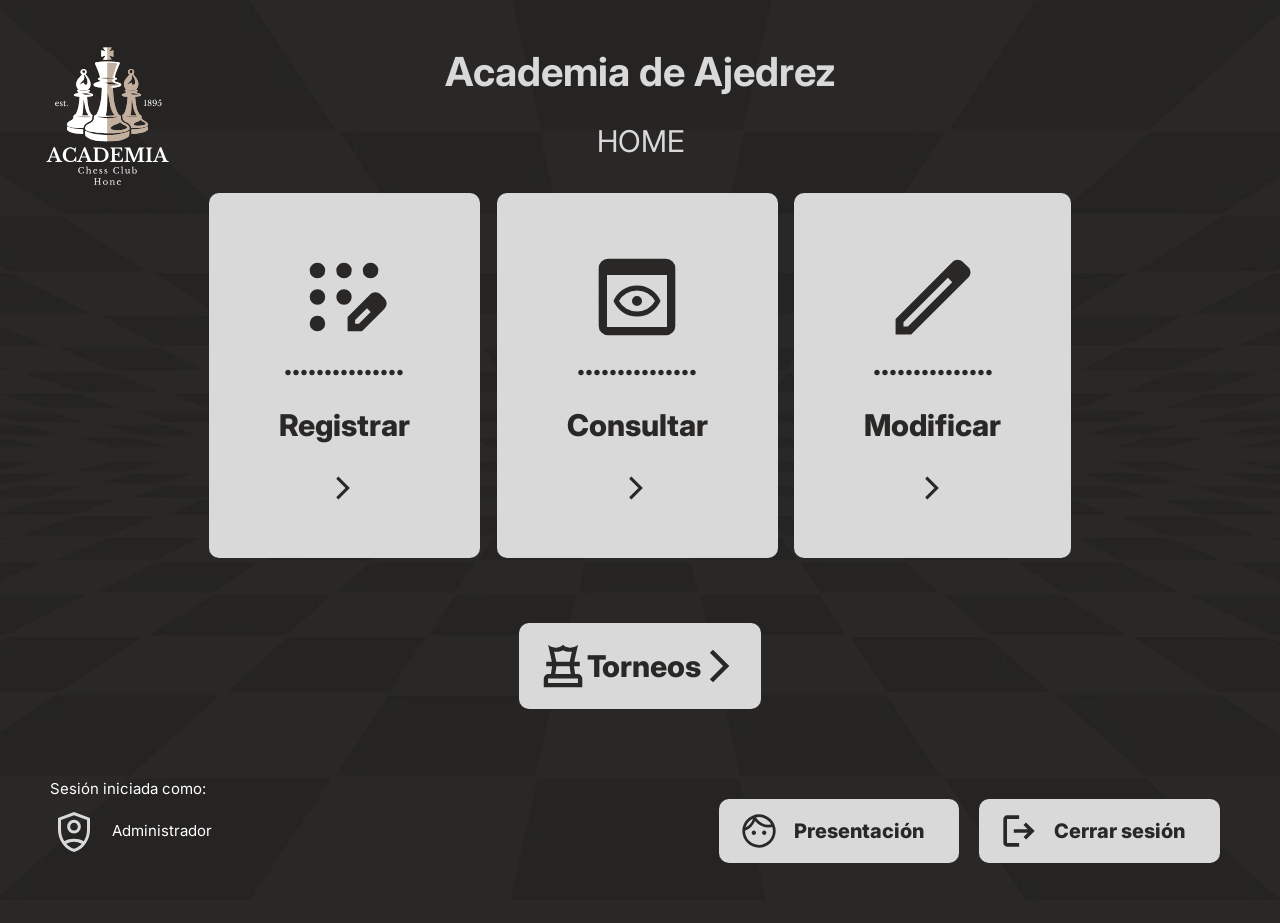
<file: Academia_ajedrez/src/main/webapp/index.html>
<!DOCTYPE html>
<html lang="en">
  <head>
    <meta charset="UTF-8" />
    <meta name="viewport" content="width=device-width, initial-scale=1.0" />
    <title>Academia de Ajedrez</title>

    <!-- Añade un icono a la página HTML -->
    <link rel="icon" href="img/icons/chess_40dp_FILL0_wght400_GRAD0_opsz40.svg" type="image/x-icon" />

    <!-- Importar fuente Inter de Google Fonts -->
    <link href="https://fonts.googleapis.com/css2?family=Inter:wght@100..900&display=swap" rel="stylesheet" />
    <link href="styles/styles.css" rel="stylesheet" />
  </head>
  <body>
    <header>
      <div class="contenedor_logo">
        <img src="img\icons\ACADEMIA.svg" class="logo" />
      </div>
      <h1 id="ind_h1">Academia de Ajedrez</h1>
      <h2 class="ind_h2">HOME</h2>
    </header>

    <main>
      <!-- Cuadros -->
      <section class="seccion-general">
        <a href="registrar.html">
          <div class="card ind_div">
            <img src="img/icons/app_registration_48dp_FILL0_wght400_GRAD0_opsz48.svg" alt="" class="center upsc regisimage" />
            <h2 class="ind_h2">...............</h2>
            <h2 class="ind_h2">Registrar</h2>
            <img src="img/icons/arrow_forward_ios_48dp_FILL0_wght600_GRAD0_opsz48.svg" alt="" class="center downsc" />
          </div>
        </a>

        <a href="consultar.html">
          <div class="card ind_div">
            <img src="img/icons/preview_48dp_FILL0_wght400_GRAD0_opsz48.svg" alt="" class="center upsc" />
            <h2 class="ind_h2">...............</h2>
            <h2 class="ind_h2">Consultar</h2>
            <img src="img/icons/arrow_forward_ios_48dp_FILL0_wght600_GRAD0_opsz48.svg" alt="" class="center downsc" />
          </div>
        </a>

        <a href="#">
          <div class="card ind_div">
            <img src="img/icons/edit_48dp_FILL0_wght400_GRAD0_opsz48.svg" alt="" class="center upsc" />
            <h2 class="ind_h2">...............</h2>
            <h2 class="ind_h2">Modificar</h2>
            <img src="img/icons/arrow_forward_ios_48dp_FILL0_wght600_GRAD0_opsz48.svg" alt="" class="center downsc" />
          </div>
        </a>
      </section>

      <!-- Torneo Card -->
      <section class="seccion-torneo">
        <a href="#">
          <div class="small-card ind_div">
            <img src="img/icons/chess_48dp_FILL0_wght400_GRAD0_opsz48.svg" alt="" />
            <h2 class="ind_h2">Torneos</h2>
            <img src="img/icons/arrow_forward_ios_48dp_FILL0_wght600_GRAD0_opsz48.svg" alt="" />
          </div>
        </a>
      </section>
    </main>

    <footer>
      <!-- INFORMACION LOGIN  -->
      <ul class="ind_ul">
        <li class="ind_li">Sesión iniciada como:</li>
        <li class="ind_li">
          <img src="img/icons/shield_person_48dp_FILL0_wght400_GRAD0_opsz48.svg" alt="Admin Icon" />
          Administrador
        </li>
      </ul>

      <div id="ind_but">
        <!-- PRESENTACIÓN button-->
        <a href="presentación.html">
          <div class="small-card logout ind_div">
            <img src="img/icons/face_40dp_FILL0_wght400_GRAD0_opsz40.svg" alt="" />
            <h2 class="ind_h2" style="margin: 20px 15px">Presentación</h2>
          </div>
        </a>

        <!--LOGOUT button-->
        <a href="login_realizar.jsp">
          <div class="small-card logout ind_div">
            <img src="img/icons/logout_40dp_FILL0_wght600_GRAD0_opsz40.svg" alt="" />
            <h2 class="ind_h2" style="margin: 20px 15px">Cerrar sesión</h2>
          </div>
        </a>
      </div>
    </footer>
  </body>
</html>
</file>
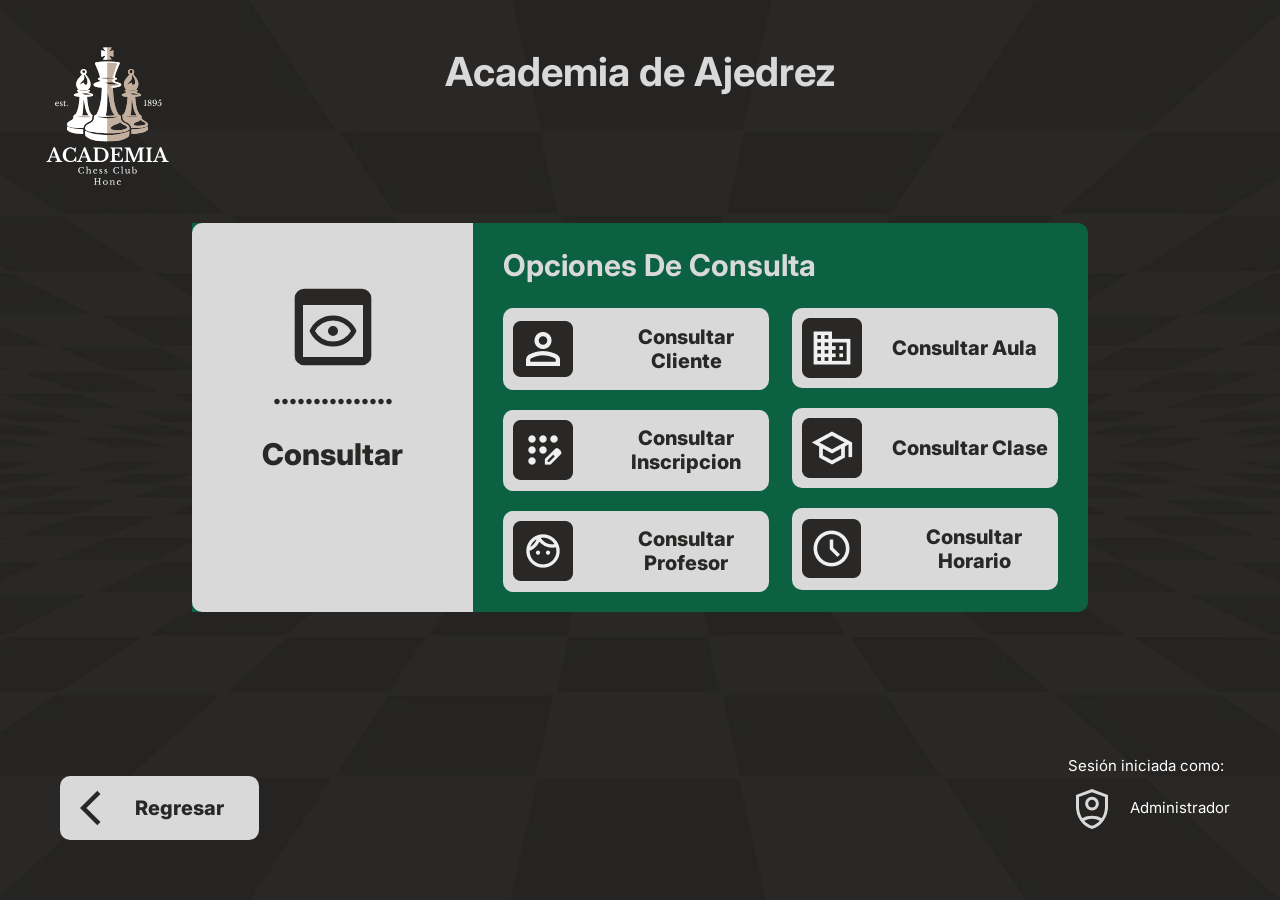
<file: Academia_ajedrez/src/main/webapp/consultar.html>
<!DOCTYPE html>
<html lang="en">
  <head>
    <meta charset="UTF-8" />
    <meta name="viewport" content="width=device-width, initial-scale=1.0" />
    <title>Consultar</title>
    <!-- Añade un icono a la página html -->
    <link href="https://fonts.googleapis.com/css2?family=Inter:wght@100..900&display=swap" rel="stylesheet" />
    <link rel="icon" href="img/icons/chess_40dp_FILL0_wght400_GRAD0_opsz40.svg" type="image/x-icon" />
    <link rel="stylesheet" href="styles/styles.css" />
  </head>
  <body>
    <header>
      <div class="contenedor_logo">
        <img src="img\icons\ACADEMIA.svg" class="logo" />
      </div>
      <h1 id="ind_h1">Academia de Ajedrez</h1>
    </header>

    <main>
      <section id="registrar-opciones">
        <aside class="card-registrar ind_div">
          <img src="img/icons/preview_48dp_FILL0_wght400_GRAD0_opsz48.svg" alt="" class="center upsc regisimage" />
          <h2 class="ind_h2">...............</h2>
          <h2 class="ind_h2">Consultar</h2>
        </aside>
        <div class="menu-opciones-registro">
          <h2 class="reg_h1">Opciones De Consulta</h2>

          <div class="opciones-registro-botones">
            <aside class="aside-registro">
              <a href="Consulta_Clien.jsp">
                <div class="small-card-registro ind_div">
                  <img src="img/icons/Registro-cliente.png" alt="" />
                  <h2 class="reg_h2">Consultar Cliente</h2>
                </div>
              </a>
              <div class="small-card-registro ind_div">
                <img src="img/icons/Registro-inscripcion.png" alt="" />
                <h2 class="reg_h2">Consultar Inscripcion</h2>
              </div>
              <div class="small-card-registro ind_div">
                <img src="img/icons/Registro-profesor.png" alt="" />
                <h2 class="reg_h2">Consultar Profesor</h2>
              </div>
            </aside>

            <aside class="aside-registro">
              <div class="small-card-registro ind_div">
                <img src="img/icons/Registro-aula.png" alt="" />
                <h2 class="reg_h2">Consultar Aula</h2>
              </div>
              <div class="small-card-registro ind_div">
                <img src="img/icons/Registro-clase.png" alt="" />
                <h2 class="reg_h2">Consultar Clase</h2>
              </div>
              <div class="small-card-registro ind_div">
                <img src="img/icons/Registro-horario.png" alt="" />
                <h2 class="reg_h2">Consultar Horario</h2>
              </div>
            </aside>
          </div>
        </div>
      </section>
    </main>
    <footer>
      <div class="foot_back">
        <!--Volver button-->
        <a href="index.html">
          <div class="small-card logout ind_div">
            <img src="img/icons/arrow_back_ios_40dp_FILL0_wght600_GRAD0_opsz40.svg" alt="" />
            <h2 class="reg_cl-h2" style="margin: 20px 15px">Regresar</h2>
          </div>
        </a>
      </div>

      <!-- INFORMACION LOGIN  -->
      <ul class="ind_ul">
        <li class="ind_li">Sesión iniciada como:</li>
        <li class="ind_li">
          <img src="img/icons/shield_person_48dp_FILL0_wght400_GRAD0_opsz48.svg" alt="Admin Icon" />
          Administrador
        </li>
      </ul>
    </footer>
  </body>
</html>
</file>
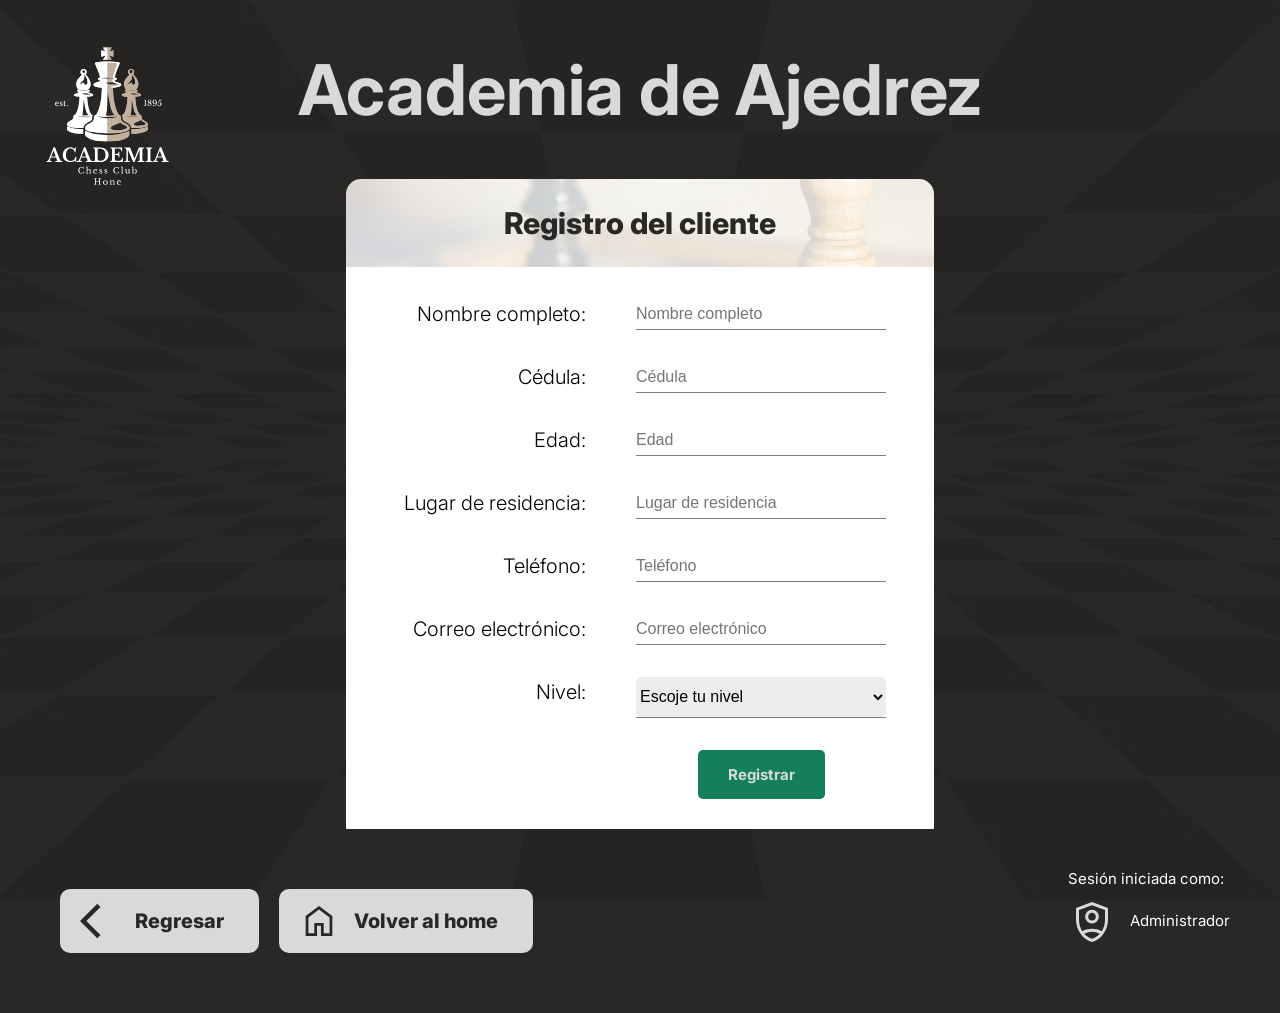
<file: Academia_ajedrez/src/main/webapp/registrar-cliente.html>
<!DOCTYPE html>
<html lang="en">
  <head>
    <meta charset="UTF-8" />
    <meta name="viewport" content="width=device-width, initial-scale=1.0" />
    <title>Registrar Cliente</title>

    <!-- Añade un icono a la página HTML -->
    <link rel="icon" href="img/icons/chess_40dp_FILL0_wght400_GRAD0_opsz40.svg" type="image/x-icon" />

    <!-- Importar fuente Inter de Google Fonts -->
    <link href="https://fonts.googleapis.com/css2?family=Inter:wght@100..900&display=swap" rel="stylesheet" />

    <link rel="preload" href="styles/styles.css" as="style" />
    <link rel="stylesheet" href="styles/styles.css" />
  </head>
  <body>
    <header id="reg_cl-header">
      <div class="contenedor_logo">
        <img src="img\icons\ACADEMIA.svg" class="logo" />
      </div>
      <h1 id="log_h1">Academia de Ajedrez</h1>
    </header>

    <main>
      <div class="reg_text">
        <h2 class="ind_h2 reg_cl-h2">Registro del cliente</h2>
      </div>

      <section id="reg-cl_section" class="reg-cl_container">
        <div class="text">
          <h3 class="reg_cl-h3">Nombre completo:</h3>
          <h3 class="reg_cl-h3">Cédula:</h3>
          <h3 class="reg_cl-h3">Edad:</h3>
          <h3 class="reg_cl-h3">Lugar de residencia:</h3>
          <h3 class="reg_cl-h3">Teléfono:</h3>
          <h3 class="reg_cl-h3">Correo electrónico:</h3>
          <h3 class="reg_cl-h3">Nivel:</h3>
        </div>
        <div class="form">
          <form action="registro_estudiante.jsp" method="post">
            <div class="text-field">
              <input type="text" name="nombre" id="nombre" placeholder="Nombre completo" />
            </div>
            <div class="text-field">
              <input type="text" name="cedula" id="cedula" placeholder="Cédula" />
            </div>
            <div class="text-field">
              <input type="number" name="edad" id="edad" placeholder="Edad" />
            </div>
            <div class="text-field">
              <input type="text" name="lugar"  id="lugar" placeholder="Lugar de residencia" />
            </div>
            <div class="text-field">
              <input type="tel" name="telefono" name="telefono" placeholder="Teléfono" />
            </div>
            <div class="text-field">
              <input type="text" name="correo" id="correo"  placeholder="Correo electrónico" />
            </div>
            <div class="text-field">
              <select id="nivel" name="nivel">
                <option value="" selected disabled>Escoje tu nivel</option>
                <option value="J">Clase J</option>
                <option value="I">Clase I</option>
                <option value="H">Clase H</option>
                <option value="G">Clase G</option>
                <option value="F">Clase F</option>
                <option value="L">Clase A</option>
                <option value="M">Experto</option>
              </select>
            </div>
            <div class="sub_box">
        <button type="submit" class="boton">Registrar</button>
      </div>
          </form>
        </div>
      </section>

    </main>

    <footer>
      <div class="foot_back">
        <!--Volver button-->
        <a href="registrar.html">
          <div class="small-card logout ind_div">
            <img src="img/icons/arrow_back_ios_40dp_FILL0_wght600_GRAD0_opsz40.svg" alt="" />
            <h2 class="reg_cl-h2" style="margin: 20px 15px">Regresar</h2>
          </div>
        </a>

        <!--LOGOUT button-->
        <a href="index.html">
          <div class="small-card logout ind_div">
            <img src="img/icons/home_40dp_FILL0_wght400_GRAD0_opsz40.svg" alt="" />
            <h2 class="reg_cl-h2" style="margin: 20px 15px">Volver al home</h2>
          </div>
        </a>
      </div>

      <!-- INFORMACION LOGIN  -->
      <ul class="ind_ul">
        <li class="ind_li">Sesión iniciada como:</li>
        <li class="ind_li">
          <img src="img/icons/shield_person_48dp_FILL0_wght400_GRAD0_opsz48.svg" alt="Admin Icon" />
          Administrador
        </li>
      </ul>
    </footer>
  </body>
</html>
</file>
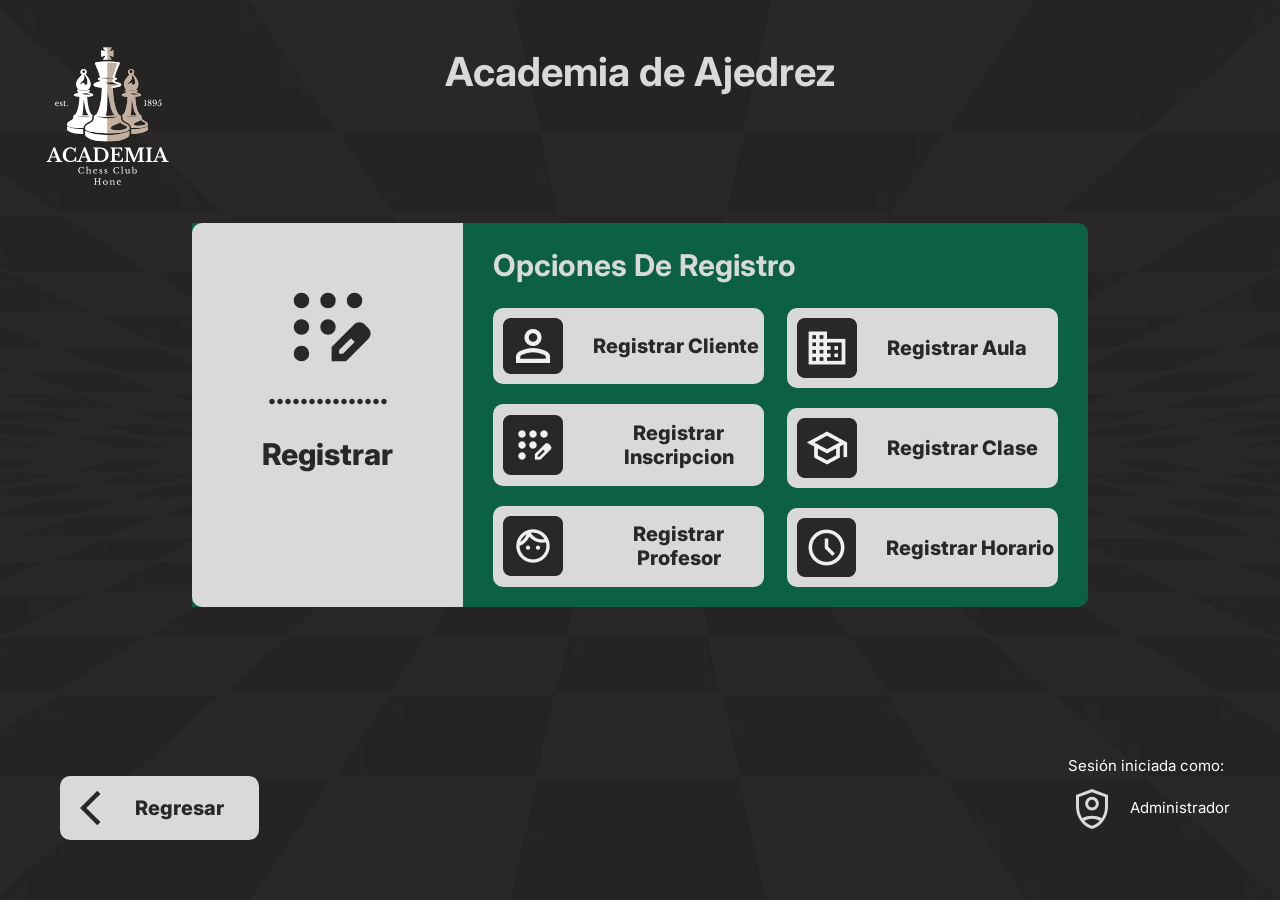
<file: Academia_ajedrez/src/main/webapp/registrar.html>
<!DOCTYPE html>
<html lang="en">
  <head>
    <meta charset="UTF-8" />
    <meta name="viewport" content="width=device-width, initial-scale=1.0" />
    <title>Registrar</title>
    <!-- Añade un icono a la página html -->
    <link rel="icon" href="img/icons/chess_40dp_FILL0_wght400_GRAD0_opsz40.svg" type="image/x-icon" />
    <link href="https://fonts.googleapis.com/css2?family=Inter:wght@100..900&display=swap" rel="stylesheet" />

    <link rel="stylesheet" href="styles/styles.css" />
  </head>
  <body>
    <header>
      <div class="contenedor_logo">
        <img src="img\icons\ACADEMIA.svg" class="logo" />
      </div>
      <h1 id="ind_h1">Academia de Ajedrez</h1>
    </header>

    <main>
      <section id="registrar-opciones">
        <aside class="card-registrar ind_div">
          <img src="img/icons/app_registration_48dp_FILL0_wght400_GRAD0_opsz48.svg" alt="" class="center upsc regisimage" />
          <h2 class="ind_h2">...............</h2>
          <h2 class="ind_h2">Registrar</h2>
        </aside>
        <div class="menu-opciones-registro">
          <h2 class="reg_h1">Opciones De Registro</h2>

          <div class="opciones-registro-botones">
            <aside class="aside-registro">
              <a href="registrar-cliente.html">
                <div class="small-card-registro ind_div">
                  <img src="img/icons/Registro-cliente.png" alt="" />
                  <h2 class="reg_h2">Registrar Cliente</h2>
                </div>
              </a>
              <div class="small-card-registro ind_div">
                <img src="img/icons/Registro-inscripcion.png" alt="" />
                <h2 class="reg_h2">Registrar Inscripcion</h2>
              </div>
              <div class="small-card-registro ind_div">
                <img src="img/icons/Registro-profesor.png" alt="" />
                <h2 class="reg_h2">Registrar Profesor</h2>
              </div>
            </aside>

            <aside class="aside-registro">
              <div class="small-card-registro ind_div">
                <img src="img/icons/Registro-aula.png" alt="" />
                <h2 class="reg_h2">Registrar Aula</h2>
              </div>
              <div class="small-card-registro ind_div">
                <img src="img/icons/Registro-clase.png" alt="" />
                <h2 class="reg_h2">Registrar Clase</h2>
              </div>
              <div class="small-card-registro ind_div">
                <img src="img/icons/Registro-horario.png" alt="" />
                <h2 class="reg_h2">Registrar Horario</h2>
              </div>
            </aside>
          </div>
        </div>
      </section>
    </main>
    <footer>
      <div class="foot_back">
        <!--Volver button-->
        <a href="index.html">
          <div class="small-card logout ind_div">
            <img src="img/icons/arrow_back_ios_40dp_FILL0_wght600_GRAD0_opsz40.svg" alt="" />
            <h2 class="reg_cl-h2" style="margin: 20px 15px">Regresar</h2>
          </div>
        </a>
      </div>

      <!-- INFORMACION LOGIN  -->
      <ul class="ind_ul">
        <li class="ind_li">Sesión iniciada como:</li>
        <li class="ind_li">
          <img src="img/icons/shield_person_48dp_FILL0_wght400_GRAD0_opsz48.svg" alt="Admin Icon" />
          Administrador
        </li>
      </ul>
    </footer>
  </body>
</html>
</file>
<file: Academia_ajedrez/src/main/webapp/styles/styles.css>
/* 
 * ------------------------------------------------
 * 
 * 
 * PAGINA INDEX CSS 
 * 
 * 
 * ------------------------------------------------
 */

html {
  font-size: 62.5%; /* para que al usar "rem" en fuente/texto, 1rem = 10px */
  height: 100%;
}

body {
  /* Contenedor flex */
  display: flex;
  flex-direction: column;
  min-height: 100%;
  margin: 0;

  /* Atributos para ajustar la imagen/fondo */
  background-color: #292826;
  background-image: url("../img/bg.png");
  background-repeat: no-repeat;
  background-position: center;
  background-attachment: fixed;
  background-size: cover;

  font-family: Inter, "Courier New", Courier, monospace;
}

header {
  padding-top: 20px;
}

/* Logo */

.contenedor_logo {
  position: absolute;
  top: 0;
  left: 0;
  padding: 10px;
  margin-top: 15px;
  margin-left: 15px;
}

.logo {
  width: 180px;
  height: 180px;
}

main {
  flex: 1;
}

footer {
  display: flex;
  flex-direction: row;
  color: white;
  justify-content: space-between;
  padding: 30px 50px;
}

/* ind = index.html */
#ind_h1 {
  font-size: 4rem;
  text-align: center;
  color: #d9d9d9;
}

.ind_h2 {
  font-size: 3rem;
  text-align: center;
  color: #d9d9d9;
  font-weight: 400;
}

.ind_h2 h2 {
  margin: 20px 15px;
}

/* TEXTO HOME + CUADROS */
.seccion-general {
  margin-left: 15%;
  margin-right: 15%;
  display: flex;
  flex-wrap: wrap;
  justify-content: space-evenly;
}

/* CUADROS PRINCIPALES */
.card {
  background-color: #d9d9d9;
  padding: 80px 70px 50px 70px;
  border-radius: 10px;
  transition: all 0.3s ease;
  margin: 10px 0px;
}

/* Texto de los cuadros */
.ind_div h2 {
  color: #292826;
  font-weight: 800;
}

.card:hover {
  background-color: #e0e0e0;
  transform: scale(1.1);
}

.seccion-torneo {
  margin-top: 25px;
  display: flex;
  flex-wrap: wrap;
  justify-content: space-evenly;
}

/* CUADRO PEQUEÑO (TORNEOS) */
.small-card {
  display: flex;
  flex-direction: row;
  background-color: #d9d9d9;
  align-items: center;
  padding: 0px 20px;
  border-radius: 10px;
  transition: all 0.3s ease;
  margin: 30px 10px;
}

/* achicar letra del boton logout */
.small-card,
.logout h2 {
  font-size: 2rem;
}

.small-card:hover {
  background-color: #e0e0e0;
  transform: scale(1.1);
}

/* Para centrar elementos (imagenes) */
.center {
  display: block;
  margin-left: auto;
  margin-right: auto;
}

/* AGRANDAR (upscale) Y ACHICAR (downscale) IMAGEN */
.upsc {
  scale: 2;
}

.downsc {
  scale: 0.7;
}

/* Lista del footer */

#ind_but {
  display: flex;
  flex-direction: row;
}

.ind_ul {
  list-style-type: none; /* Elimina los puntos de la lista */
  padding: 0;
}

.ind_li {
  font-size: 1.5rem;
  margin-bottom: 10px;
}

.ind_li img {
  margin-right: 10px;
  vertical-align: middle; /* Alinea la imagen verticalmente */
}

a {
  text-decoration: none;
}

/* 
 * ------------------------------------------------
 * 
 * 
 * PAGINA LOGIN CSS 
 * 
 * 
 * ------------------------------------------------
 */
#log_foot {
  justify-content: center;
}

#log_foot a {
  color: #d9d9d9;
  font-weight: 200;
}

#log_h1 {
  font-size: 7rem;
  text-align: center;
  color: #d9d9d9;
}

#log_h2 {
  font-size: 4rem;
  text-align: center;
  font-weight: 800;
  color: #292826;
  margin-bottom: 0px;
}

#log_h3 {
  margin-top: 0%;
  font-size: 1.6rem;
  color: #292826;
  font-weight: 600;
}

.sect_login {
  display: flex;
  justify-content: center;
}

#log_form {
  width: 100%;
  display: flex;
  flex-direction: column;
  align-items: center;
}

#log_img {
  scale: 2;
}

.log_a {
  margin-bottom: 20px;
  font-size: 1.4rem;
  font-weight: 650;
  color: #148059;
  text-decoration: none;
}

.log_z1 {
  margin-bottom: 20px;
  font-size: 1.6rem;
  font-weight: 450;
  color: #ce2020;
  text-decoration: none;
  justify-content: center;
}

@keyframes blink {
  0% {
      opacity: 1;
  }
  50% {
      opacity: 0;
  }
  100% {
      opacity: 1;
  }
}

/* Aplicar la animación a un elemento */
.blink {
  animation: blink 2s infinite;
}

.log_container {
  display: flex;
  justify-content: center;
  align-items: center;
  width: 420px;
  background-color: #d9d9d9;
  border-radius: 20px;
  padding: 40px 60px;
}

.log_container1 {
  display: flex;
  justify-content: center;
  align-items: center;
  width: 420px;
  background-color: #d9d9d9;
  border-radius: 20px;
  padding: 40px 60px;
  flex-direction: column;
}

/* Campos de Información */
.input-box {
  width: 100%;
  margin-bottom: 20px;
}

.input-box input {
  width: 100%;
  padding: 10px;
  border: 2px solid #1e1e1e;
  border-radius: 5px;
  box-sizing: border-box;
  background-color: rgba(0, 0, 0, 0);
}

/* Botón Siguiente */
button.boton {
  font-weight: 700;
  padding: 10px 20px;
  background-color: #148059;
  color: #d9d9d9;
  border: none;
  border-radius: 5px;
  cursor: pointer;
}

/* Clases para recuperar contraseña y registrarse/siguiente, respectivamente */
.rec-pass {
  width: 100%;
  display: flex;
  justify-content: space-between;
}

.rec-pass1 {
  width: 100%;
  display: flex;
  justify-content: center;
  
}
.texto-registro {
  display: flex;
  justify-content: space-between;
  width: 100%;
}

/* 
 * ------------------------------------------------
 * 
 * 
 * PAGINA registar-cliente CSS 
 * 
 * 
 * ------------------------------------------------
 */

/* 
 * reg_cl = registrar cliente 
*/

/* section registrar cliente */
#reg-cl_section {
  display: flex;
  justify-content: center;
  margin-left: 27%;
  margin-right: 27%;
  flex-direction: row;
  background-color: #ffffff;
  padding: 0 40px 10px 0px;
}

.real_display{
  display: flex;
  justify-content: center;
  margin-left: 27%;
  margin-right: 27%;
  flex-direction: row;
  background-color: #ffffff;
  padding: 0 40px 10px 0px;
  flex-direction: column;
  align-items: center;
  margin-bottom:10%;
}

#reg_cl-header {
  padding: 0px;
}

.reg_cl-h2 {
  color: #292826;
  font-weight: 800;
}

.reg_cl-h3 {
  font-size: 2rem;
}

/* Botón Siguiente */
button.boton {
  font-family: Inter;
  font-size: 1.5rem;
  font-weight: 700;
  padding: 15px 30px;
  background-color: #148059;
  color: #d9d9d9;
  border: none;
  border-radius: 5px;
  cursor: pointer;
}

/* Texto de registro de cliente + contenedor superior */
.reg_text {
  background-image: url("../img/bg_registro-cliente.png");
  background-size: cover; /* Escala la imagen para que cubra todo el elemento */
  padding-top: 1px;
  padding-bottom: 1px;
  margin-left: 27%; /* VALOR LIGADO AL DE SECTION */
  margin-right: 27%; /* VALOR LIGADO AL DE SECTION */
  border-radius: 15px 15px 0 0;
}

/* Botón de registrar + contenedor inferior */
.sub_box {
  display: flex;
  justify-content: center;
  background-color: #ffffff;
  padding-top: 0px;
  padding-bottom: 20px;
  margin-left: 27%; /* VALOR LIGADO AL DE SECTION */
  margin-right: 27%; /* VALOR LIGADO AL DE SECTION */
  border-radius: 0px 0px 15px 15px;
}

.text {
  margin: 15px 50px;
}

.text h3 {
  margin-bottom: 19px; /* Agrega 10px de espacio inferior a cada h3 */
  text-align: right;
  font-weight: 300;
}

.text,
.form {
  display: flex;
  flex-direction: column;
}

.text-field {
  position: relative;
  border-bottom: 1px solid #7e7e7e;
  margin: 32px 0px;
  font-size: 16px;
}

.text-field input {
  width: 100%;
  padding: 0px 50px 0 0;
  height: 30px;
  font-size: 16px;
  border: none;
  background: none;
  outline: none;
}

.text-field select {
  width: 100%;
  padding: 0px 50px 0 0;
  height: 40px;
  font-size: 16px;
  border: none;
  border-radius: 5px;
  background: none;
  outline: none;
  background-color: #ececec;
}

.foot_back {
  display: flex;
  flex-direction: row;
}

/* 
 * ------------------------------------------------
 * 
 * 
 * PAGINA PRESENTACIÓN
 * 
 * 
 * ------------------------------------------------
 */

/* imagenes de integrantes */
.member {
  border-radius: 10px;
  scale: 1.5;
}

.member_sect {
  margin-left: 5%;
  margin-right: 5%;
  display: flex;
  flex-wrap: wrap;
  justify-content: space-evenly;
}

/* 
 * ------------------------------------------------
 * 
 * 
 * PAGINA Registrar y Consultar CSS
 * 
 * 
 * ------------------------------------------------
 */

#registrar-opciones {
  margin-top: 100px;
  margin-bottom: 60px;
  margin-left: 15%;
  margin-right: 15%;
  display: flex;
  background-color: #0b6142;
  border-top-right-radius: 10px;
  border-bottom-right-radius: 10px;
}

.card-registrar {
  background-color: #d9d9d9;
  padding: 80px 70px 50px 70px;
  border-top-left-radius: 10px;
  border-bottom-left-radius: 10px;
  margin: 0px;
}

.menu-opciones-registro {
  width: 100%;
  margin-right: 30px;
  margin-left: 30px;
}

.reg_h1 {
  font-size: 3rem;
  color: #d9d9d9;
}

.reg_h2 {
  font-size: 2rem;
  color: #d9d9d9;
}

.opciones-registro-botones {
  width: 100%;
  display: flex;
  justify-content: space-between;
}

.aside-registro {
  width: 48%;
}

.aside-registro img {
  margin-right: 30px;
  margin-left: 10px;
  margin-bottom: 10px;
  margin-top: 10px;
}

.small-card-registro {
  display: flex;
  flex-direction: row;
  background-color: #d9d9d9;
  border-radius: 10px;
  margin-bottom: 20px;
  text-align: center;
  align-items: center;
  transition: all 0.3s ease;
}

.small-card-registro:hover {
  background-color: #e0e0e0;
  transform: scale(1.1);
}

/* 
 * ------------------------------------------------
 * 
 * 
 * PAGINA consultar-cliente CSS 
 * 
 * 
 * ------------------------------------------------
 */

.modificarhead {
  display: flex;
  justify-content: space-around;
}
#mod_h1 {
  padding: 1%;
  padding-left: 30%;
  font-size: 3rem;
  color: #d9d9d9;
}
.seccion-modificar {
  display: flex;
  flex-wrap: wrap;
  padding-left: 3%;
  padding-right: 3%;
  height: 70%;
  justify-content: center;
  align-items: center;
}
.client-info {
  background-color: #d9d9d9;
  border-radius: 10px;
  transition: all 0.3s ease;
  margin: 10px 0px;

  justify-content: center;
  padding-left: 3%;
}
table {
  border-top: none;
  border-right: none;
  border-left: none;
  border-bottom: none;
  justify-content: space-around;
}
th,
td {
  padding-bottom: 15px;
  padding-top: 15px;
  padding-right: 30px;
  padding-left: 60px;
  font-size: 13px;
  text-align: center;
  border: 1px solid #000000;
  border-top: none;
  border-right: none;
  border-left: none;
  border-width: 1%;
}
#thead {
  font-size: 20px;
}
/*
 *-------------------------------------------------
 *
 * Barra de busqueda
 *
 *-------------------------------------------------
 *
*/
.search-container {
  padding-top: 2.5%;
  padding-left: 3%;
  padding-bottom: 20px;
  margin-top: 20px;
}
.search-form {
  display: flex;
}

.search-container input[type="text"] {
  padding: 10px;
  font-size: 16px;
  border: 1px solid #ccc;
  border-radius: 0 4px 4px 0;
  width: 500px;
}

.search-container button {
  padding: 10px;
  border: 1px solid #ccc;
  background-color: #1ca110;
  color: white;
  cursor: pointer;
  border-radius: 4px 0 0 4px;
}

.search-icon {
  width: 20px;
  height: 20px;
}

.search-container button:hover {
  background-color: #4cae4c;
}

.footermod {
  justify-content: space-around;
}
</file>
